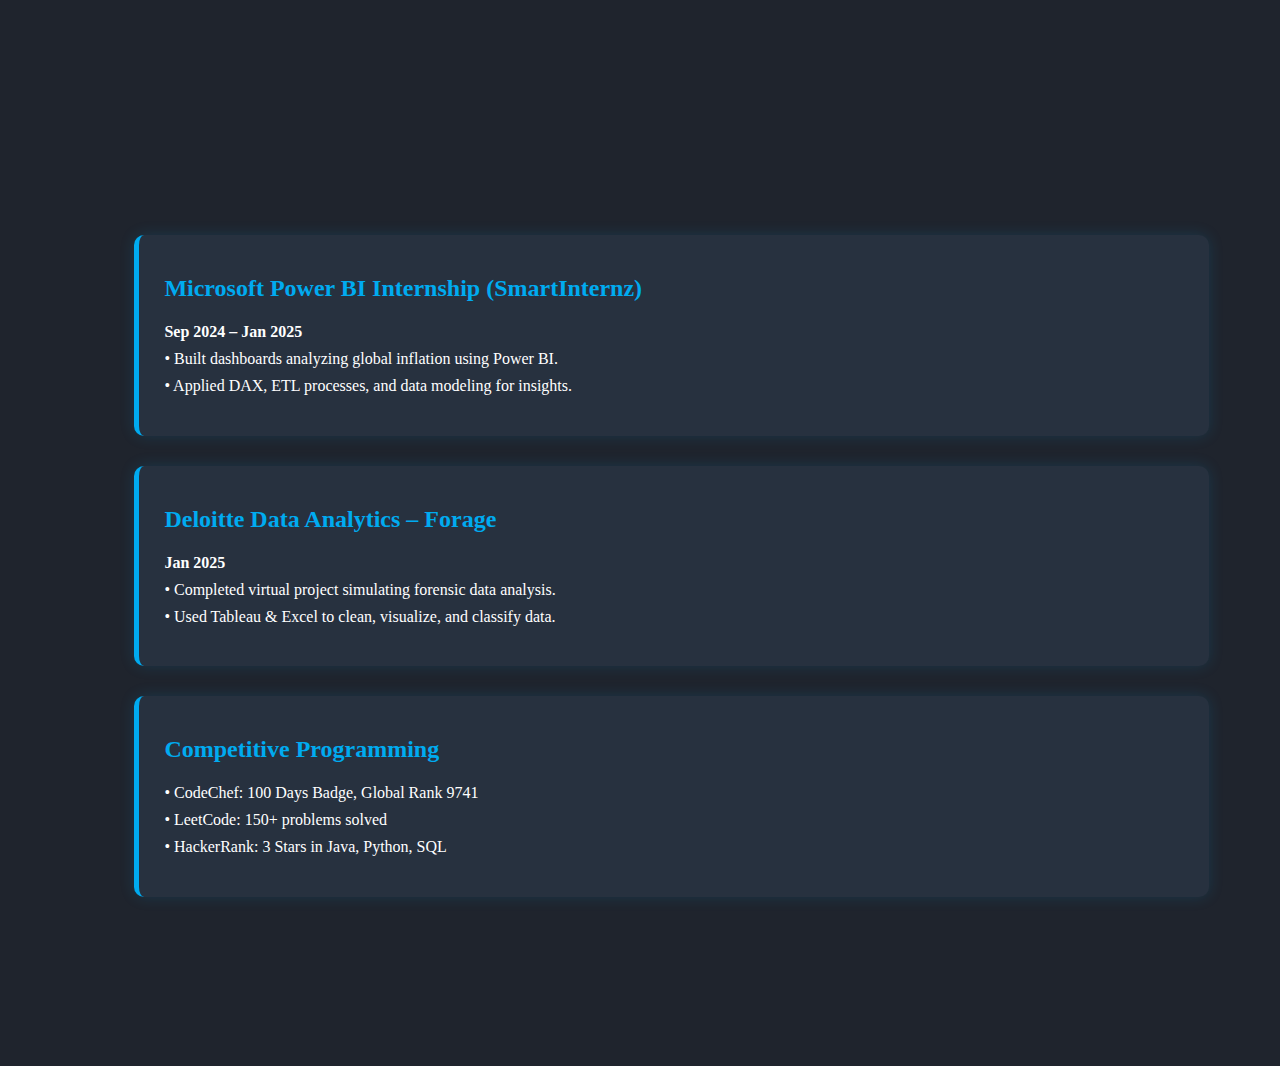
<file: Experience.html>
<!DOCTYPE html>
<html lang="en">
<head>
  <meta charset="UTF-8" />
  <meta name="viewport" content="width=device-width, initial-scale=1.0"/>
  <title>Experience | Nishant Barik</title>
  <link rel="stylesheet" href="style.css">
  <style>
    .experience-section {
      width: 85%;
      padding: 100px 10% 50px;
      color: #fff;
      min-height: 100vh;
    }
    .experience-section h1 {
      font-size: 48px;
      font-weight: 700;
      margin-bottom: 40px;
      color: #00abf0;
      opacity: 0;
      animation: slideBottom 1s ease forwards;
    }
    .experience-timeline {
      display: flex;
      flex-direction: column;
      gap: 30px;
      position: relative;
    }
    .exp-block {
      background: #27313f;
      padding: 20px 25px;
      border-left: 5px solid #00abf0;
      border-radius: 10px;
      box-shadow: 0 0 15px rgba(0,171,240,0.15);
      animation: slideRight 1s ease forwards;
    }
    .exp-block h2 {
      color: #00abf0;
      margin-bottom: 10px;
    }
    .exp-block p {
      line-height: 1.7;
      font-size: 16px;
    }
    .exp-block:nth-child(2) { animation: slideLeft 1s ease forwards; animation-delay: 0.2s; }
    .exp-block:nth-child(3) { animation: slideTop 1s ease forwards; animation-delay: 0.4s; }
  </style>
</head>
<body>

  <header class="header">
    <a href="#" class="logo">Nishant Barik</a>
    <nav class="navbar">
      <a href="index.html" style="--i:1">Home</a>
      <a href="about.html" style="--i:2">About</a>
      <a href="projects.html" style="--i:3">Projects</a>
      <a href="experience.html" class="active" style="--i:4">Experience</a>
      <a href="contact.html" style="--i:5">Contact</a>
    </nav>
  </header>

  <section class="experience-section">
    <h1>My Experience</h1>

    <div class="experience-timeline">
      <div class="exp-block">
        <h2>Microsoft Power BI Internship (SmartInternz)</h2>
        <p><strong>Sep 2024 – Jan 2025</strong><br>
        • Built dashboards analyzing global inflation using Power BI.<br>
        • Applied DAX, ETL processes, and data modeling for insights.</p>
      </div>

      <div class="exp-block">
        <h2>Deloitte Data Analytics – Forage</h2>
        <p><strong>Jan 2025</strong><br>
        • Completed virtual project simulating forensic data analysis.<br>
        • Used Tableau & Excel to clean, visualize, and classify data.</p>
      </div>

      <div class="exp-block">
        <h2>Competitive Programming</h2>
        <p>
        • CodeChef: 100 Days Badge, Global Rank 9741<br>
        • LeetCode: 150+ problems solved<br>
        • HackerRank: 3 Stars in Java, Python, SQL</p>
      </div>
    </div>
  </section>

</body>
</html>
</file>
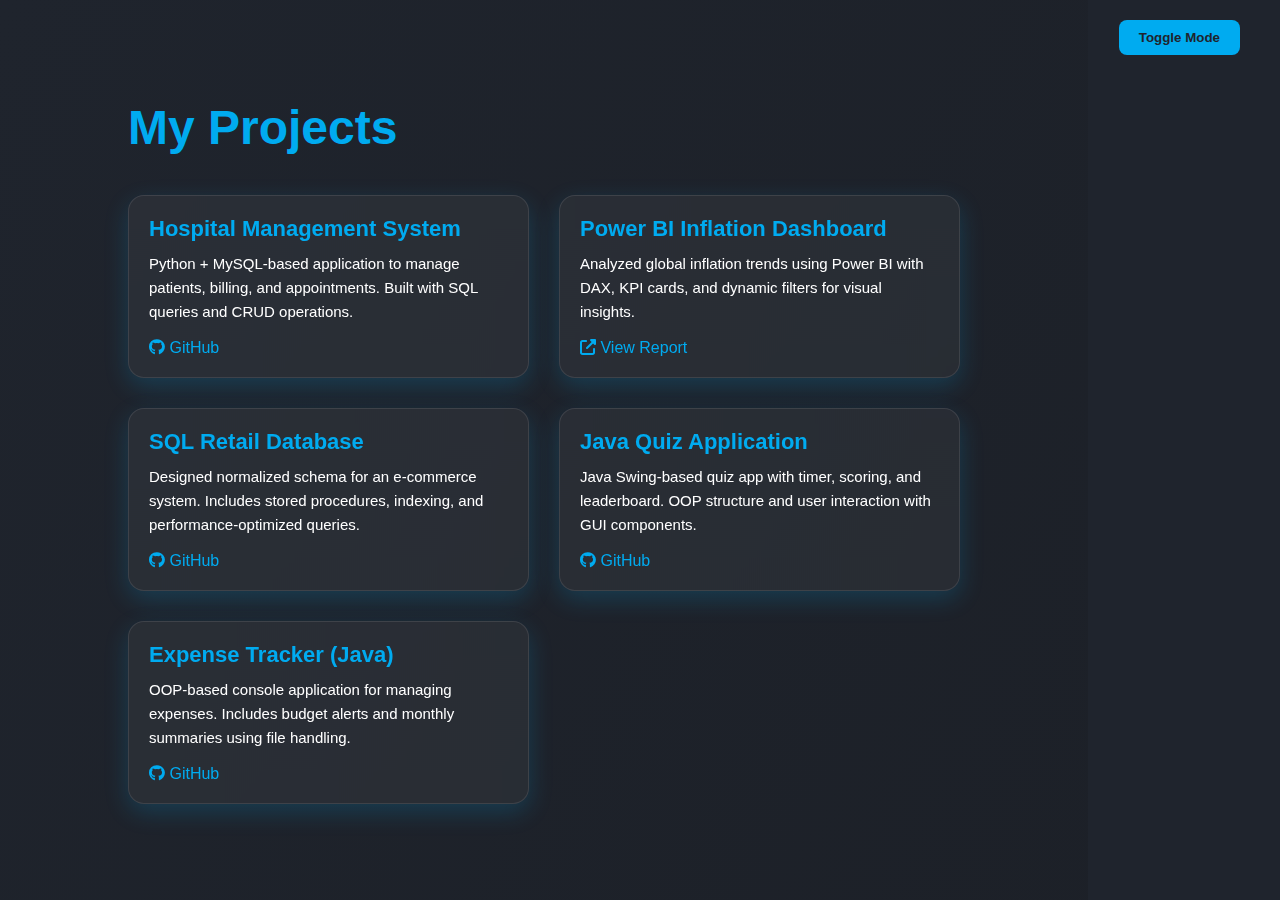
<file: projects.html>
<!DOCTYPE html>
<html lang="en">
<head>
  <meta charset="UTF-8" />
  <meta name="viewport" content="width=device-width, initial-scale=1.0"/>
  <title>Projects | Nishant Barik</title>
  <link rel="stylesheet" href="https://cdnjs.cloudflare.com/ajax/libs/font-awesome/6.5.0/css/all.min.css"/>
  <style>
    :root {
      --bg-color: #1f242d;
      --text-color: #fff;
      --highlight: #00abf0;
      --card-glow: rgba(0, 171, 240, 0.2);
    }

    body.light-mode {
      --bg-color: #f0f0f0;
      --text-color: #222;
      --highlight: #007acc;
      --card-glow: rgba(0, 122, 204, 0.2);
    }

    * {
      margin: 0;
      padding: 0;
      box-sizing: border-box;
      font-family: 'Poppins', sans-serif;
    }

    body {
      background: var(--bg-color);
      color: var(--text-color);
      transition: background 0.3s, color 0.3s;
      overflow-x: hidden;
    }

    .toggle-mode {
      position: fixed;
      top: 20px;
      right: 40px;
      background: var(--highlight);
      color: var(--bg-color);
      border: none;
      padding: 10px 20px;
      font-weight: bold;
      border-radius: 8px;
      cursor: pointer;
      z-index: 1000;
      transition: 0.3s;
    }

    .projects-section {
      width: 85%;
      padding: 100px 10% 50px;
      min-height: 100vh;
      background: linear-gradient(120deg, #1f242d, #1a1d23, #2a2e35);
      background-size: 400% 400%;
      animation: gradientFlow 15s ease infinite;
    }

    .projects-section h1 {
      font-size: 48px;
      font-weight: 700;
      margin-bottom: 40px;
      color: var(--highlight);
      animation: fadeInUp 1s ease forwards;
    }

    .projects-grid {
      display: grid;
      grid-template-columns: repeat(auto-fit, minmax(300px, 1fr));
      gap: 30px;
    }

    .project-card {
      backdrop-filter: blur(12px);
      background: rgba(255, 255, 255, 0.05);
      border-radius: 16px;
      border: 1px solid rgba(255, 255, 255, 0.1);
      box-shadow: 0 8px 24px var(--card-glow);
      padding: 20px;
      transition: transform 0.4s ease, box-shadow 0.4s ease, background 0.4s ease;
      animation: fadeInUp 1s ease forwards;
      color: var(--text-color);
    }

    .project-card:hover {
      transform: scale(1.03);
      background: rgba(255, 255, 255, 0.1);
      box-shadow: 0 12px 40px var(--highlight);
    }

    .project-card h2 {
      font-size: 22px;
      margin-bottom: 10px;
      color: var(--highlight);
    }

    .project-card p {
      font-size: 15px;
      line-height: 1.6;
    }

    .project-links {
      margin-top: 15px;
    }

    .project-links a {
      margin-right: 15px;
      text-decoration: none;
      color: var(--highlight);
      font-weight: 500;
    }

    .project-links a:hover {
      text-decoration: underline;
    }

    /* Animations */
    @keyframes fadeInUp {
      0% {
        transform: translateY(30px);
        opacity: 0;
      }
      100% {
        transform: translateY(0);
        opacity: 1;
      }
    }

    @keyframes gradientFlow {
      0% {
        background-position: 0% 50%;
      }
      50% {
        background-position: 100% 50%;
      }
      100% {
        background-position: 0% 50%;
      }
    }
  </style>
</head>
<body>

  <button class="toggle-mode" onclick="toggleMode()">Toggle Mode</button>

  <section class="projects-section">
    <h1>My Projects</h1>

    <div class="projects-grid">
      <div class="project-card">
        <h2>Hospital Management System</h2>
        <p>Python + MySQL-based application to manage patients, billing, and appointments. Built with SQL queries and CRUD operations.</p>
        <div class="project-links">
          <a href="#" target="_blank"><i class="fab fa-github"></i> GitHub</a>
        </div>
      </div>

      <div class="project-card">
        <h2>Power BI Inflation Dashboard</h2>
        <p>Analyzed global inflation trends using Power BI with DAX, KPI cards, and dynamic filters for visual insights.</p>
        <div class="project-links">
          <a href="#" target="_blank"><i class="fas fa-external-link-alt"></i> View Report</a>
        </div>
      </div>

      <div class="project-card">
        <h2>SQL Retail Database</h2>
        <p>Designed normalized schema for an e-commerce system. Includes stored procedures, indexing, and performance-optimized queries.</p>
        <div class="project-links">
          <a href="#" target="_blank"><i class="fab fa-github"></i> GitHub</a>
        </div>
      </div>

      <div class="project-card">
        <h2>Java Quiz Application</h2>
        <p>Java Swing-based quiz app with timer, scoring, and leaderboard. OOP structure and user interaction with GUI components.</p>
        <div class="project-links">
          <a href="#" target="_blank"><i class="fab fa-github"></i> GitHub</a>
        </div>
      </div>

      <div class="project-card">
        <h2>Expense Tracker (Java)</h2>
        <p>OOP-based console application for managing expenses. Includes budget alerts and monthly summaries using file handling.</p>
        <div class="project-links">
          <a href="#" target="_blank"><i class="fab fa-github"></i> GitHub</a>
        </div>
      </div>
    </div>
  </section>

  <script>
    function toggleMode() {
      document.body.classList.toggle("light-mode");
    }
  </script>

</body>
</html>
</file>
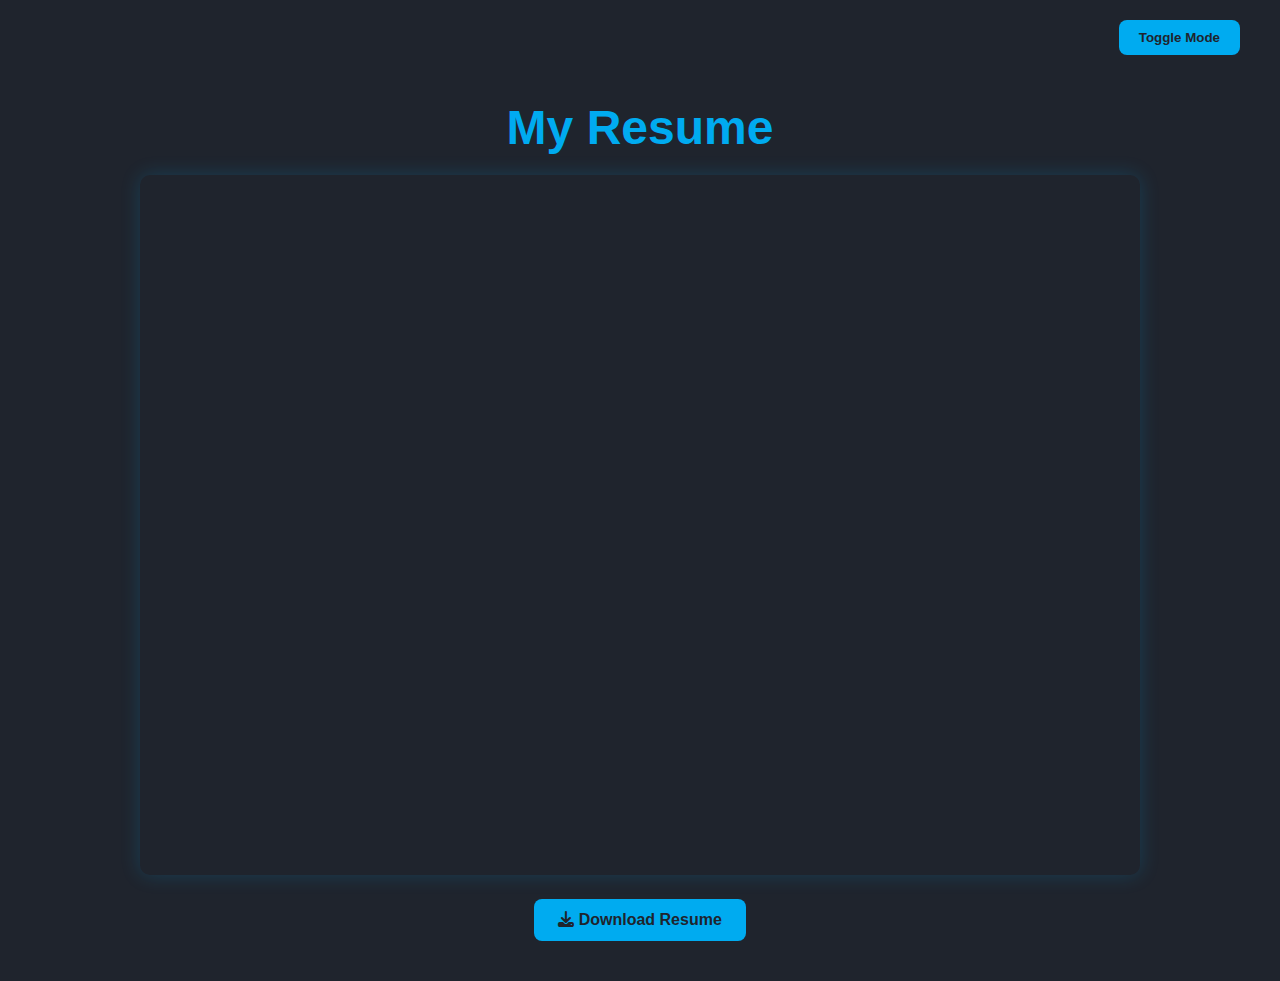
<file: resume.html>
<!DOCTYPE html>
<html lang="en">
<head>
  <meta charset="UTF-8">
  <title>Resume | Nishant Barik</title>
  <link rel="stylesheet" href="https://cdnjs.cloudflare.com/ajax/libs/font-awesome/6.5.0/css/all.min.css">
  <style>
    :root {
      --bg-color: #1f242d;
      --text-color: #fff;
      --highlight: #00abf0;
    }

    body.light-mode {
      --bg-color: #f4f4f4;
      --text-color: #111;
      --highlight: #007acc;
    }

    * {
      margin: 0;
      padding: 0;
      box-sizing: border-box;
      font-family: 'Poppins', sans-serif;
    }

    body {
      background: var(--bg-color);
      color: var(--text-color);
      transition: background 0.3s, color 0.3s;
    }

    .container {
      width: 90%;
      max-width: 1000px;
      margin: 100px auto 40px;
      text-align: center;
    }

    h1 {
      font-size: 48px;
      color: var(--highlight);
      margin-bottom: 20px;
    }

    .resume-frame {
      width: 100%;
      height: 700px;
      border: none;
      border-radius: 10px;
      box-shadow: 0 0 20px rgba(0, 171, 240, 0.2);
    }

    .download-btn {
      margin-top: 20px;
      background: var(--highlight);
      color: var(--bg-color);
      border: none;
      padding: 12px 24px;
      font-size: 16px;
      font-weight: 600;
      border-radius: 8px;
      cursor: pointer;
      text-decoration: none;
      display: inline-block;
      transition: 0.3s;
    }

    .download-btn:hover {
      background: #fff;
      color: var(--highlight);
      border: 2px solid var(--highlight);
    }

    .toggle-mode {
      position: fixed;
      top: 20px;
      right: 40px;
      background: var(--highlight);
      color: var(--bg-color);
      border: none;
      padding: 10px 20px;
      font-weight: bold;
      border-radius: 8px;
      cursor: pointer;
      z-index: 1000;
      transition: 0.3s;
    }
  </style>
</head>
<body>

  <button class="toggle-mode" onclick="toggleMode()">Toggle Mode</button>

  <div class="container">
    <h1>My Resume</h1>

    <!-- Resume Viewer -->
    <iframe class="resume-frame" src="NISHANT_BARIK_RESUME.pdf" title="Nishant Barik Resume"></iframe>

    <!-- Download Button -->
    <a class="download-btn" href="NISHANT_BARIK_RESUME.pdf" download>
      <i class="fas fa-download"></i> Download Resume
    </a>
  </div>

  <script>
    function toggleMode() {
      document.body.classList.toggle('light-mode');
    }
  </script>

</body>
</html>
</file>
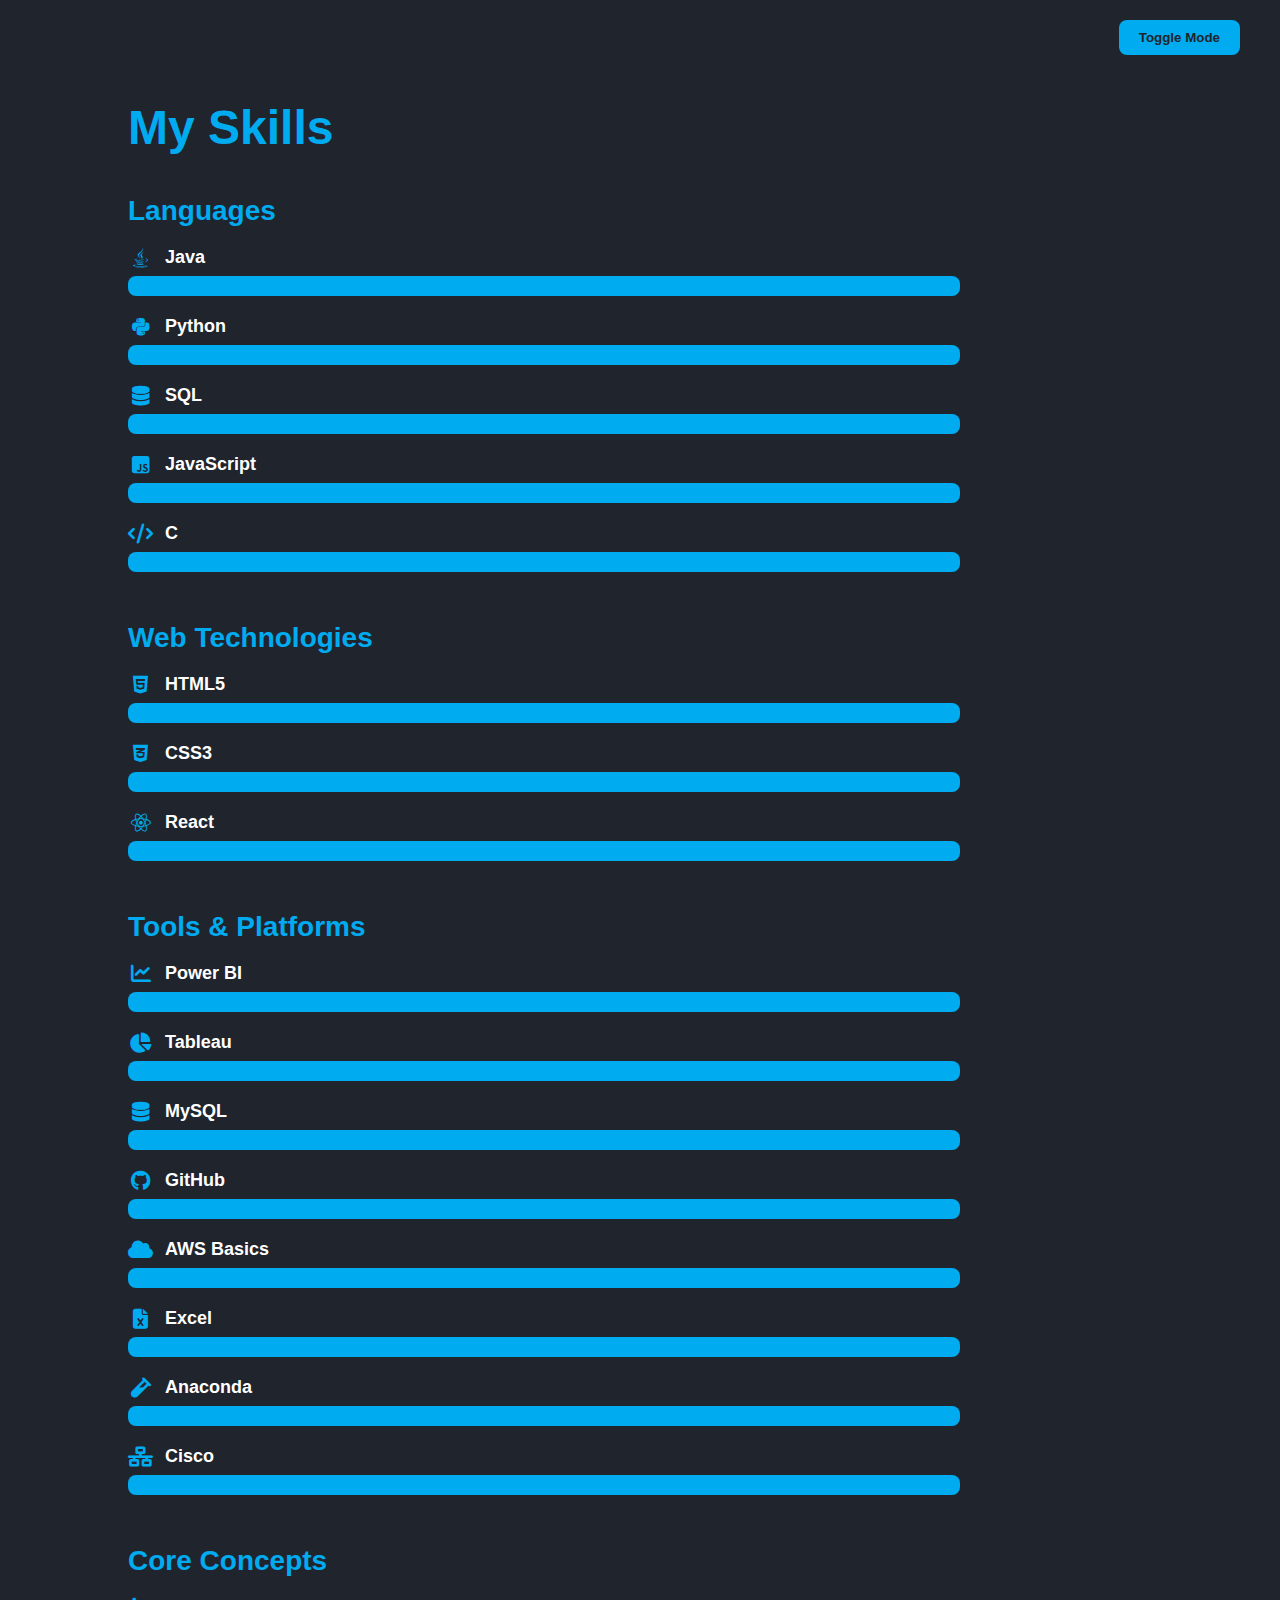
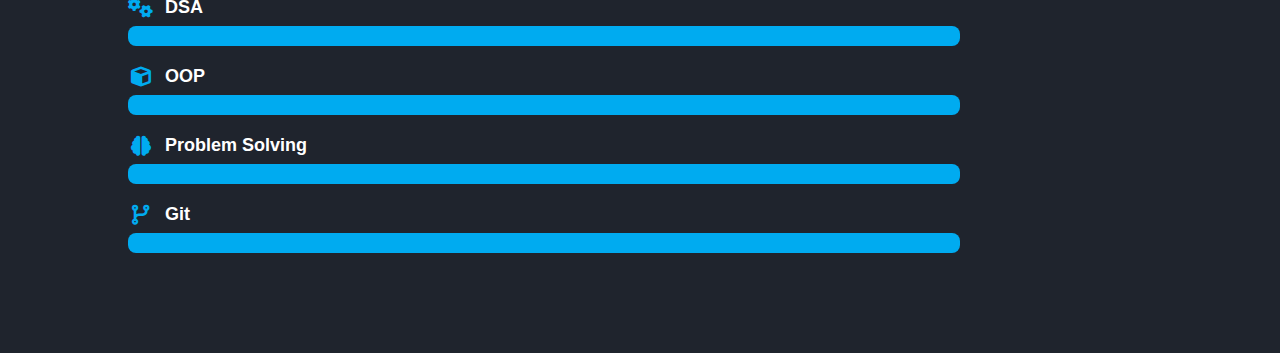
<file: Skills.html>
<!DOCTYPE html>
<html lang="en">
<head>
  <meta charset="UTF-8" />
  <meta name="viewport" content="width=device-width, initial-scale=1.0"/>
  <title>Skills | Nishant Barik</title>
  <link rel="stylesheet" href="https://cdnjs.cloudflare.com/ajax/libs/font-awesome/6.5.0/css/all.min.css"/>
  <style>
    :root {
      --bg-color: #1f242d;
      --text-color: #fff;
      --highlight: #00abf0;
      --card-bg: #27313f;
      --bar-bg: #1f2a38;
    }

    body.light-mode {
      --bg-color: #f9f9f9;
      --text-color: #222;
      --highlight: #007acc;
      --card-bg: #fff;
      --bar-bg: #ddd;
    }

    * {
      margin: 0;
      padding: 0;
      box-sizing: border-box;
      font-family: 'Poppins', sans-serif;
    }

    body {
      background: var(--bg-color);
      color: var(--text-color);
      transition: background 0.3s, color 0.3s;
    }

    .skills-section {
      width: 85%;
      padding: 100px 10% 50px;
      min-height: 100vh;
    }

    .skills-section h1 {
      font-size: 48px;
      font-weight: 700;
      margin-bottom: 40px;
      color: var(--highlight);
      animation: fadeInUp 1s ease forwards;
    }

    .toggle-mode {
      position: fixed;
      top: 20px;
      right: 40px;
      background: var(--highlight);
      color: var(--bg-color);
      border: none;
      padding: 10px 20px;
      font-weight: bold;
      border-radius: 8px;
      cursor: pointer;
      z-index: 1000;
      transition: 0.3s;
    }

    .skill-category {
      margin-bottom: 50px;
      animation: fadeInUp 1.2s ease forwards;
    }

    .skill-category h2 {
      font-size: 28px;
      color: var(--highlight);
      margin-bottom: 20px;
    }

    .skill {
      margin-bottom: 20px;
      display: flex;
      flex-direction: column;
    }

    .skill-header {
      display: flex;
      align-items: center;
      gap: 12px;
      margin-bottom: 8px;
      position: relative;
    }

    .skill-header i {
      font-size: 20px;
      color: var(--highlight);
      width: 25px;
      text-align: center;
      cursor: pointer;
    }

    .skill-header h3 {
      font-size: 18px;
      font-weight: 600;
    }

    .tooltip {
      position: absolute;
      bottom: 125%;
      left: 0;
      background: var(--highlight);
      color: var(--bg-color);
      padding: 5px 10px;
      border-radius: 6px;
      font-size: 13px;
      white-space: nowrap;
      opacity: 0;
      pointer-events: none;
      transform: translateY(10px);
      transition: opacity 0.3s, transform 0.3s;
      z-index: 999;
    }

    .skill-header:hover .tooltip {
      opacity: 1;
      transform: translateY(0);
    }

    .bar {
      width: 100%;
      background: var(--bar-bg);
      border-radius: 8px;
      overflow: hidden;
      height: 20px;
    }

    .bar span {
      display: block;
      height: 100%;
      background: var(--highlight);
      animation: growBar 2s ease forwards;
    }

    @keyframes growBar {
      from { width: 0; }
      to { width: var(--bar-width); }
    }

    @keyframes fadeInUp {
      0% {
        transform: translateY(30px);
        opacity: 0;
      }
      100% {
        transform: translateY(0);
        opacity: 1;
      }
    }
  </style>
</head>
<body>

  <button class="toggle-mode" onclick="toggleMode()">Toggle Mode</button>

  <section class="skills-section">
    <h1>My Skills</h1>

    <!-- Languages -->
    <div class="skill-category">
      <h2>Languages</h2>

      <div class="skill" style="--bar-width: 90%">
        <div class="skill-header">
          <i class="fab fa-java"><span class="tooltip">Backend development & OOP</span></i>
          <h3>Java</h3>
        </div>
        <div class="bar"><span></span></div>
      </div>

      <div class="skill" style="--bar-width: 85%">
        <div class="skill-header">
          <i class="fab fa-python"><span class="tooltip">Scripting, data, and AI</span></i>
          <h3>Python</h3>
        </div>
        <div class="bar"><span></span></div>
      </div>

      <div class="skill" style="--bar-width: 80%">
        <div class="skill-header">
          <i class="fas fa-database"><span class="tooltip">Querying, joins, normalization</span></i>
          <h3>SQL</h3>
        </div>
        <div class="bar"><span></span></div>
      </div>

      <div class="skill" style="--bar-width: 70%">
        <div class="skill-header">
          <i class="fab fa-js-square"><span class="tooltip">Logic & dynamic websites</span></i>
          <h3>JavaScript</h3>
        </div>
        <div class="bar"><span></span></div>
      </div>

      <div class="skill" style="--bar-width: 60%">
        <div class="skill-header">
          <i class="fas fa-code"><span class="tooltip">Problem-solving foundation</span></i>
          <h3>C</h3>
        </div>
        <div class="bar"><span></span></div>
      </div>
    </div>

    <!-- Web Technologies -->
    <div class="skill-category">
      <h2>Web Technologies</h2>

      <div class="skill" style="--bar-width: 80%">
        <div class="skill-header">
          <i class="fab fa-html5"><span class="tooltip">Markup and structure</span></i>
          <h3>HTML5</h3>
        </div>
        <div class="bar"><span></span></div>
      </div>

      <div class="skill" style="--bar-width: 75%">
        <div class="skill-header">
          <i class="fab fa-css3-alt"><span class="tooltip">Styling and layouts</span></i>
          <h3>CSS3</h3>
        </div>
        <div class="bar"><span></span></div>
      </div>

      <div class="skill" style="--bar-width: 70%">
        <div class="skill-header">
          <i class="fab fa-react"><span class="tooltip">Frontend UI library</span></i>
          <h3>React</h3>
        </div>
        <div class="bar"><span></span></div>
      </div>
    </div>

    <!-- Tools & Platforms -->
    <div class="skill-category">
      <h2>Tools & Platforms</h2>

      <div class="skill" style="--bar-width: 80%">
        <div class="skill-header">
          <i class="fas fa-chart-line"><span class="tooltip">BI dashboarding</span></i>
          <h3>Power BI</h3>
        </div>
        <div class="bar"><span></span></div>
      </div>

      <div class="skill" style="--bar-width: 70%">
        <div class="skill-header">
          <i class="fas fa-chart-pie"><span class="tooltip">Visual analytics</span></i>
          <h3>Tableau</h3>
        </div>
        <div class="bar"><span></span></div>
      </div>

      <div class="skill" style="--bar-width: 75%">
        <div class="skill-header">
          <i class="fas fa-database"><span class="tooltip">RDBMS system</span></i>
          <h3>MySQL</h3>
        </div>
        <div class="bar"><span></span></div>
      </div>

      <div class="skill" style="--bar-width: 85%">
        <div class="skill-header">
          <i class="fab fa-github"><span class="tooltip">Version control & repos</span></i>
          <h3>GitHub</h3>
        </div>
        <div class="bar"><span></span></div>
      </div>

      <div class="skill" style="--bar-width: 65%">
        <div class="skill-header">
          <i class="fas fa-cloud"><span class="tooltip">Cloud basics</span></i>
          <h3>AWS Basics</h3>
        </div>
        <div class="bar"><span></span></div>
      </div>

      <div class="skill" style="--bar-width: 75%">
        <div class="skill-header">
          <i class="fas fa-file-excel"><span class="tooltip">Data analysis</span></i>
          <h3>Excel</h3>
        </div>
        <div class="bar"><span></span></div>
      </div>

      <div class="skill" style="--bar-width: 60%">
        <div class="skill-header">
          <i class="fas fa-vial"><span class="tooltip">Data science toolkit</span></i>
          <h3>Anaconda</h3>
        </div>
        <div class="bar"><span></span></div>
      </div>

      <div class="skill" style="--bar-width: 70%">
        <div class="skill-header">
          <i class="fas fa-network-wired"><span class="tooltip">Network and IoT</span></i>
          <h3>Cisco</h3>
        </div>
        <div class="bar"><span></span></div>
      </div>
    </div>

    <!-- Core Concepts -->
    <div class="skill-category">
      <h2>Core Concepts</h2>

      <div class="skill" style="--bar-width: 90%">
        <div class="skill-header">
          <i class="fas fa-cogs"><span class="tooltip">Algorithms & problem solving</span></i>
          <h3>DSA</h3>
        </div>
        <div class="bar"><span></span></div>
      </div>

      <div class="skill" style="--bar-width: 85%">
        <div class="skill-header">
          <i class="fas fa-cube"><span class="tooltip">Modular design</span></i>
          <h3>OOP</h3>
        </div>
        <div class="bar"><span></span></div>
      </div>

      <div class="skill" style="--bar-width: 80%">
        <div class="skill-header">
          <i class="fas fa-brain"><span class="tooltip">Logic & strategy</span></i>
          <h3>Problem Solving</h3>
        </div>
        <div class="bar"><span></span></div>
      </div>

      <div class="skill" style="--bar-width: 85%">
        <div class="skill-header">
          <i class="fas fa-code-branch"><span class="tooltip">Version tracking</span></i>
          <h3>Git</h3>
        </div>
        <div class="bar"><span></span></div>
      </div>
    </div>

  </section>

  <script>
    function toggleMode() {
      document.body.classList.toggle("light-mode");
    }
  </script>

</body>
</html>
</file>
<file: style.css>
@import url('https://fonts.googleapis.com/css2?family=Poppins:wght@400;600;700&display=swap')
*{
    margin: 0;
    padding: 0;
    box-sizing: border-box;
    font-family: 'Poppins',sans-serif;
}
body{
    background: #1f242d;
    color: #fff;
}
.header{
    position: fixed;
    top: 0;
    left: 0;
    width: 85%;
    padding: 20px 10%;
    background: transparent;
    display: flex;
    justify-content: space-between;
    align-items: center;
    z-index: 100;
    
}
.logo{
    font-size: 25px;
    color: #fff;
    text-decoration: none;
    font-weight: 600;
    cursor: default;
    opacity:0;
    animation: slideRight 1s ease forwards;

}
.navbar a{
    display: inline-block ;
    font-size: 18px;
    color: #fff;
    text-decoration: none;
    font-weight: 500;
    margin-left: 35px;
    transition: .3s;
    opacity: 0;
    animation: slideTop .5s ease forwards;
    animation-delay: calc(.2s*var(--i));

}
.navbar a:hover,
.navbar a.active{
    color: #00abf0;
    
}
.home {
    position: relative;
    width: 85%;
    height: 100vh;
    display: flex;
    justify-content: space-between;
    align-items: center;
    padding: 70px 10% 0;
}
.home-content{
    max-width: 600px;
    
}
.home-content h3{
    font-size: 24px;
    font-weight: 700;
    opacity:0;
    animation: slideBottom 1s ease forwards;
    animation-delay: .7s;

}
.home-content h3:nth-of-type(2){
    margin-bottom: 30px;
    animation: slideTop 1s ease forwards;
    animation-delay: 1s;

}
.home-content h1{
    font-size: 46px;
    font-weight: 700;
    margin: -3px 0;
    opacity:0;
    animation: slideRight 1s ease forwards;
    animation-delay: .7s;
}

.home-content h3 span{
    color: #00abf0;
}
.home-content p{
    font-size: 16px;
    opacity:0;
    animation: slideLeft 1s ease forwards;
    animation-delay: .7s;
}


.home-img img{
    max-width: 450px;
    border-radius: 170px;
    margin-left: -200px;
    opacity:0;
    animation: zoomIn 1s ease forwards,floatImage 4s ease-in-out infinite;
    animation-delay: 1.5s,2.5s;

}
.social-media a{
    display: inline-flex;
    justify-content: center;
    align-items: center;
    width: 40px;
    height: 40px;
    background: transparent;
    border: 2px solid #00abf0;
    border-radius: 50%;
    font-size: 20px;
    color: #00abf0;
    text-decoration: none;
    margin: 30px 15px 30px 0;
    transition: .5s ease;
    opacity:0;
    animation: slideLeft 1s ease forwards;
    animation-delay: calc(.2s* var(--i));


}
.social-media a:hover{
    background: #00abf0;
    color: #1f242d;
    box-shadow: 0 0 20px #00abf0;
    

}
.home-content .btn-box{
    display: flex;
    justify-content: space-between;
    width: 345px;
    height: 50px;

}
.btn-box a {
    display: inline-flex;
    justify-content: center;
    align-items: center;
    width: 150px;
    height: 100%;
    border-radius: 8px; 
    background: #00abf0;
    border: 2px solid #00abf0;
    font-size: 16px;
    color: #081b29;
    letter-spacing: 1px;
    text-decoration: none;
    font-weight: 600;
    opacity:0;
    animation: slideTop 1s ease forwards;
    animation-delay: 2s;


}


/*KEYFRAMES ANIMATION*/
@keyframes slideRight{
    0%{
        transform: translateX(-100px);
        opacity: 0;
    }
    100%{
        transform: translateX(0);
        opacity: 1;
    }

}
@keyframes slideLeft{
    0%{
        transform: translateX(100px);
        opacity: 0;
    }
    100%{
        transform: translateX(0);
        opacity: 1;
    }

}

@keyframes slideTop{
    0%{
        transform: translateY(100px);
        opacity: 0;
    }
    100%{
        transform: translateX(0);
        opacity: 1;
    }

}
@keyframes slideBottom{
    0%{
        transform: translateY(-100px);
        opacity: 0;
    }
    100%{
        transform: translateX(0);
        opacity: 1;
    }

}
@keyframes zoomIn{
    0%{
        transform: scale(0);
        opacity: 0;
    }
    100%{
        transform: scale(1);
        opacity: 1;
    }

}
@keyframes floatImage{
    0%{
        transform: translateY(0);
        
    }
    50%{
        transform: translateY(-24px);

    }
    100%{
        transform: translateY(0);
        
    }

}
</file>
